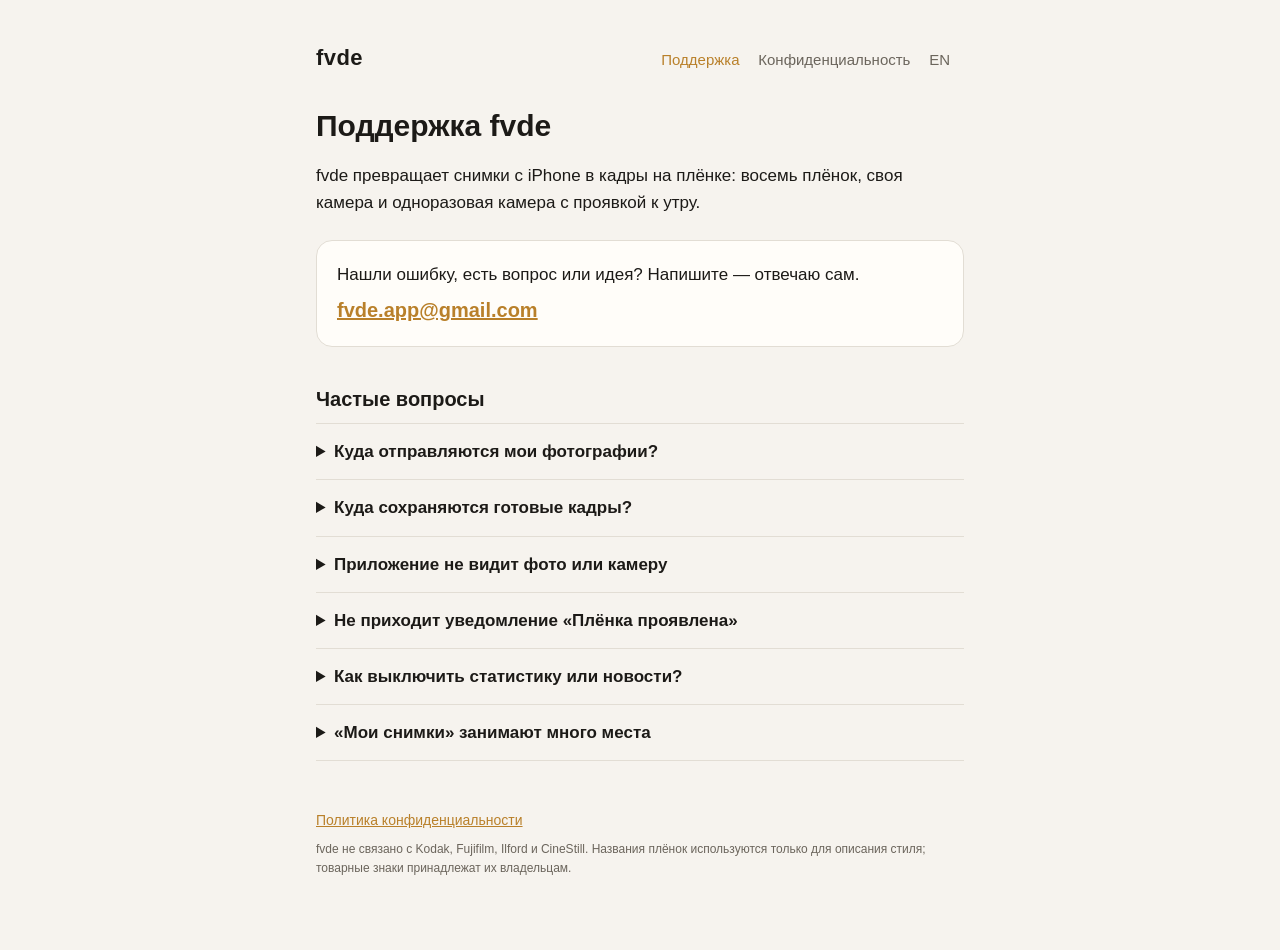
<file: index.html>
<!doctype html>
<html lang="ru">
  <head>
    <meta charset="utf-8" />
    <meta name="viewport" content="width=device-width, initial-scale=1" />
    <title>fvde — поддержка</title>
    <link rel="stylesheet" href="style.css" />
  </head>
  <body>
    <main>
      <header>
        <a class="logo" href="./">fvde</a>
        <nav>
          <a href="./" aria-current="page">Поддержка</a>
          <a href="privacy.html">Конфиденциальность</a>
          <a href="en/" lang="en">EN</a>
        </nav>
      </header>

      <h1>Поддержка fvde</h1>
      <p>fvde превращает снимки с iPhone в кадры на плёнке: восемь плёнок, своя камера и одноразовая камера с проявкой к утру.</p>

      <div class="card">
        <p style="margin: 0 0 6px">Нашли ошибку, есть вопрос или идея? Напишите — отвечаю сам.</p>
        <a class="mail" href="mailto:fvde.app@gmail.com">fvde.app@gmail.com</a>
      </div>

      <h2>Частые вопросы</h2>

      <details>
        <summary>Куда отправляются мои фотографии?</summary>
        <p>Никуда. Вся обработка идёт на телефоне, снимки не покидают устройство.</p>
      </details>

      <details>
        <summary>Куда сохраняются готовые кадры?</summary>
        <p>В «Фото» на телефоне. Если включено «Сохранять в альбом fvde», они будут ещё и в отдельном альбоме.</p>
      </details>

      <details>
        <summary>Приложение не видит фото или камеру</summary>
        <p>Откройте «Настройки iOS → fvde» и разрешите доступ к «Фото» и камере.</p>
      </details>

      <details>
        <summary>Не приходит уведомление «Плёнка проявлена»</summary>
        <p>Проверьте, что уведомления для fvde включены: «Настройки iOS → fvde → Уведомления».</p>
      </details>

      <details>
        <summary>Как выключить статистику или новости?</summary>
        <p>В fvde: «Настройки» → «Помогать улучшать fvde» или «Новости fvde».</p>
      </details>

      <details>
        <summary>«Мои снимки» занимают много места</summary>
        <p>
          В fvde: «Настройки → Очистить». Снимки, уже сохранённые в «Фото», и плёнки одноразовой камеры останутся.
        </p>
      </details>

      <footer>
        <p><a href="privacy.html">Политика конфиденциальности</a></p>
      <p class="disclaimer">fvde не связано с Kodak, Fujifilm, Ilford и CineStill. Названия плёнок используются только для описания стиля; товарные знаки принадлежат их владельцам.</p>
      </footer>
    </main>
  </body>
</html>
</file>
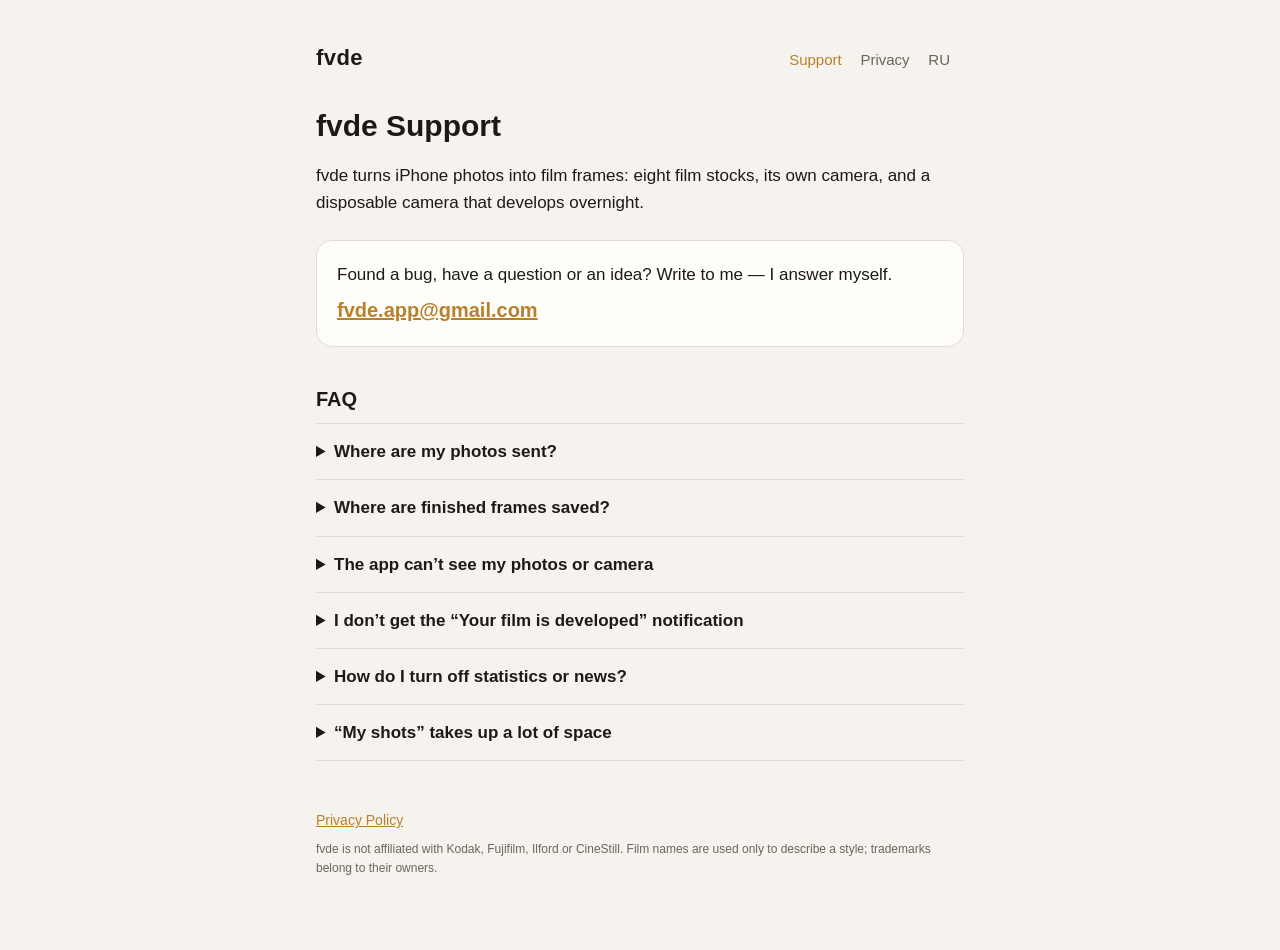
<file: en/index.html>
<!doctype html>
<html lang="en">
  <head>
    <meta charset="utf-8" />
    <meta name="viewport" content="width=device-width, initial-scale=1" />
    <title>fvde — Support</title>
    <link rel="stylesheet" href="../style.css" />
  </head>
  <body>
    <main>
      <header>
        <a class="logo" href="./">fvde</a>
        <nav>
          <a href="./" aria-current="page">Support</a>
          <a href="privacy.html">Privacy</a>
          <a href="../" lang="ru">RU</a>
        </nav>
      </header>

      <h1>fvde Support</h1>
      <p>fvde turns iPhone photos into film frames: eight film stocks, its own camera, and a disposable camera that develops overnight.</p>

      <div class="card">
        <p style="margin: 0 0 6px">Found a bug, have a question or an idea? Write to me — I answer myself.</p>
        <a class="mail" href="mailto:fvde.app@gmail.com">fvde.app@gmail.com</a>
      </div>

      <h2>FAQ</h2>

      <details>
        <summary>Where are my photos sent?</summary>
        <p>Nowhere. All processing happens on your phone; photos never leave the device.</p>
      </details>

      <details>
        <summary>Where are finished frames saved?</summary>
        <p>To Photos on your phone. With “Save to the fvde album” on, they also go into a separate album.</p>
      </details>

      <details>
        <summary>The app can’t see my photos or camera</summary>
        <p>Open iOS Settings → fvde and allow access to Photos and Camera.</p>
      </details>

      <details>
        <summary>I don’t get the “Your film is developed” notification</summary>
        <p>Make sure notifications are on for fvde: iOS Settings → fvde → Notifications.</p>
      </details>

      <details>
        <summary>How do I turn off statistics or news?</summary>
        <p>In fvde: Settings → “Help improve fvde” or “fvde news”.</p>
      </details>

      <details>
        <summary>“My shots” takes up a lot of space</summary>
        <p>In fvde: Settings → Clear. Shots already saved to Photos and disposable-camera rolls stay.</p>
      </details>

      <footer>
        <p><a href="privacy.html">Privacy Policy</a></p>
      <p class="disclaimer">fvde is not affiliated with Kodak, Fujifilm, Ilford or CineStill. Film names are used only to describe a style; trademarks belong to their owners.</p>
      </footer>
    </main>
  </body>
</html>
</file>
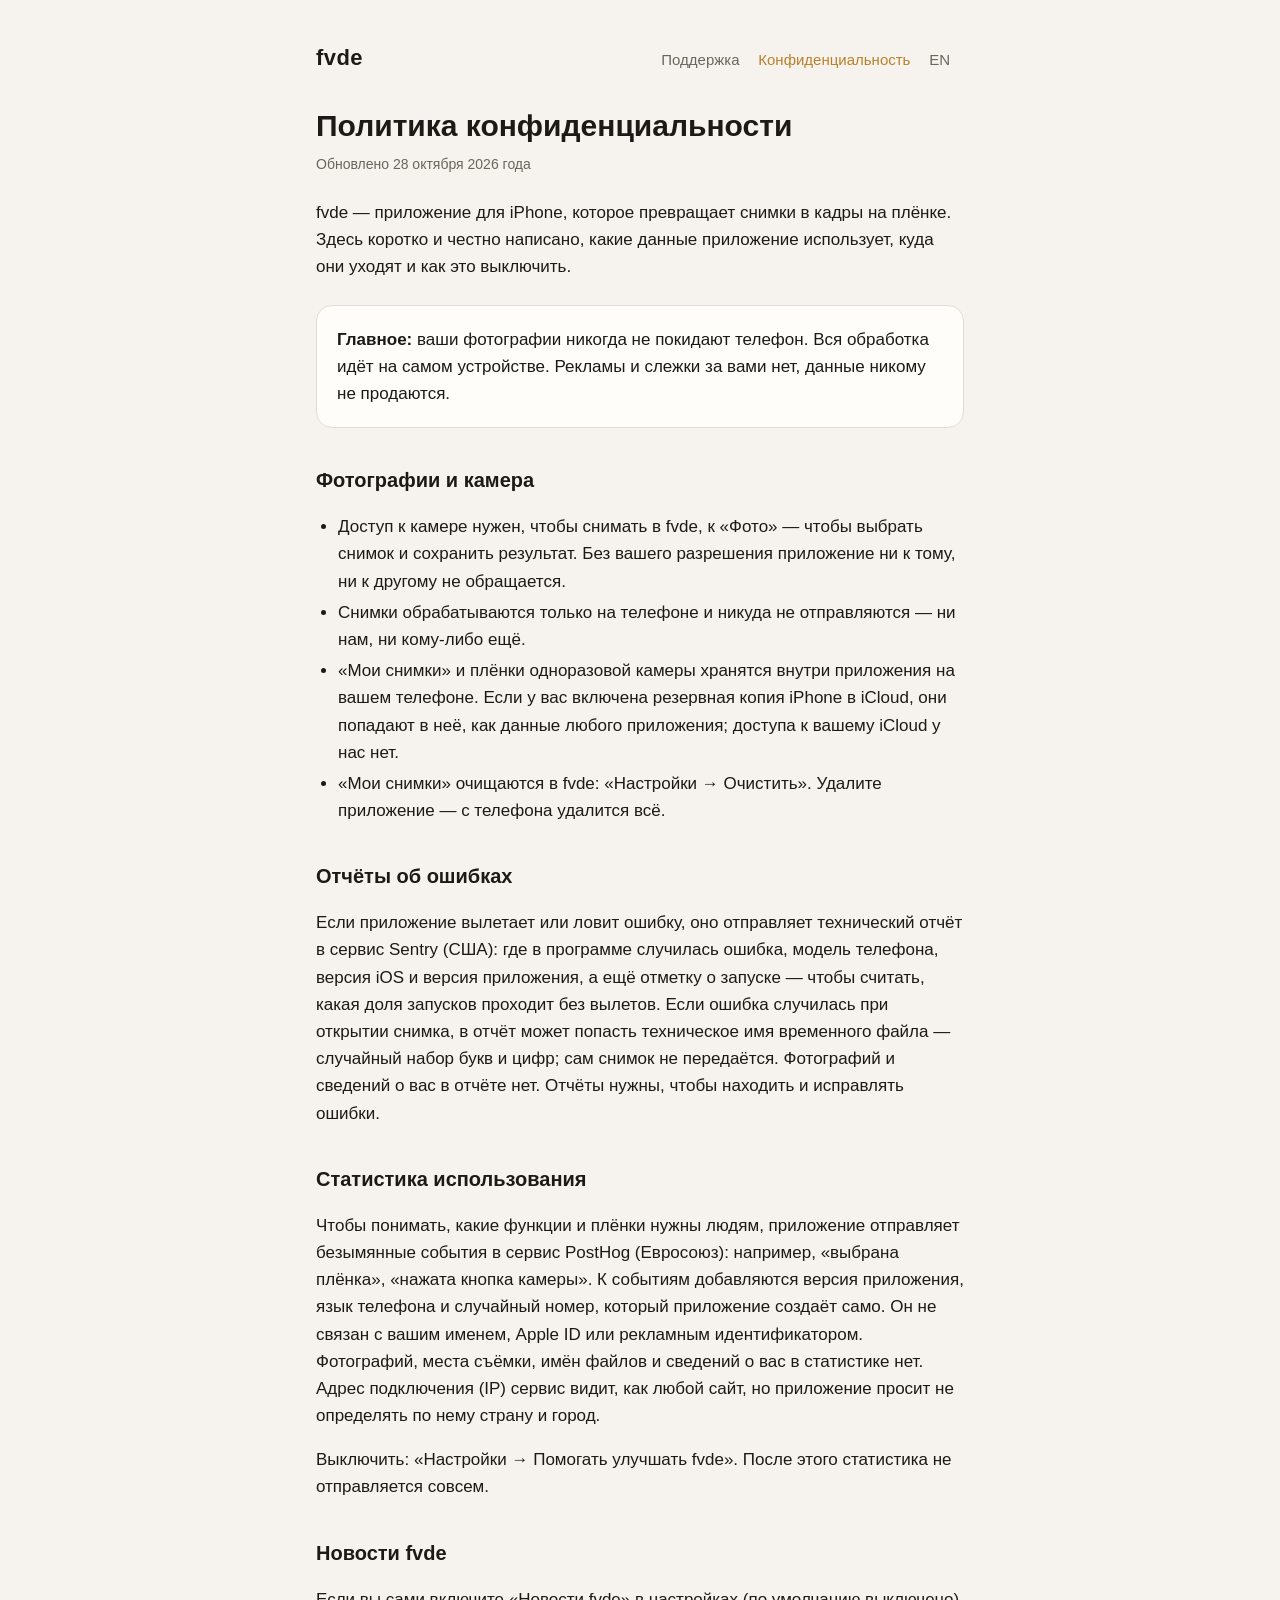
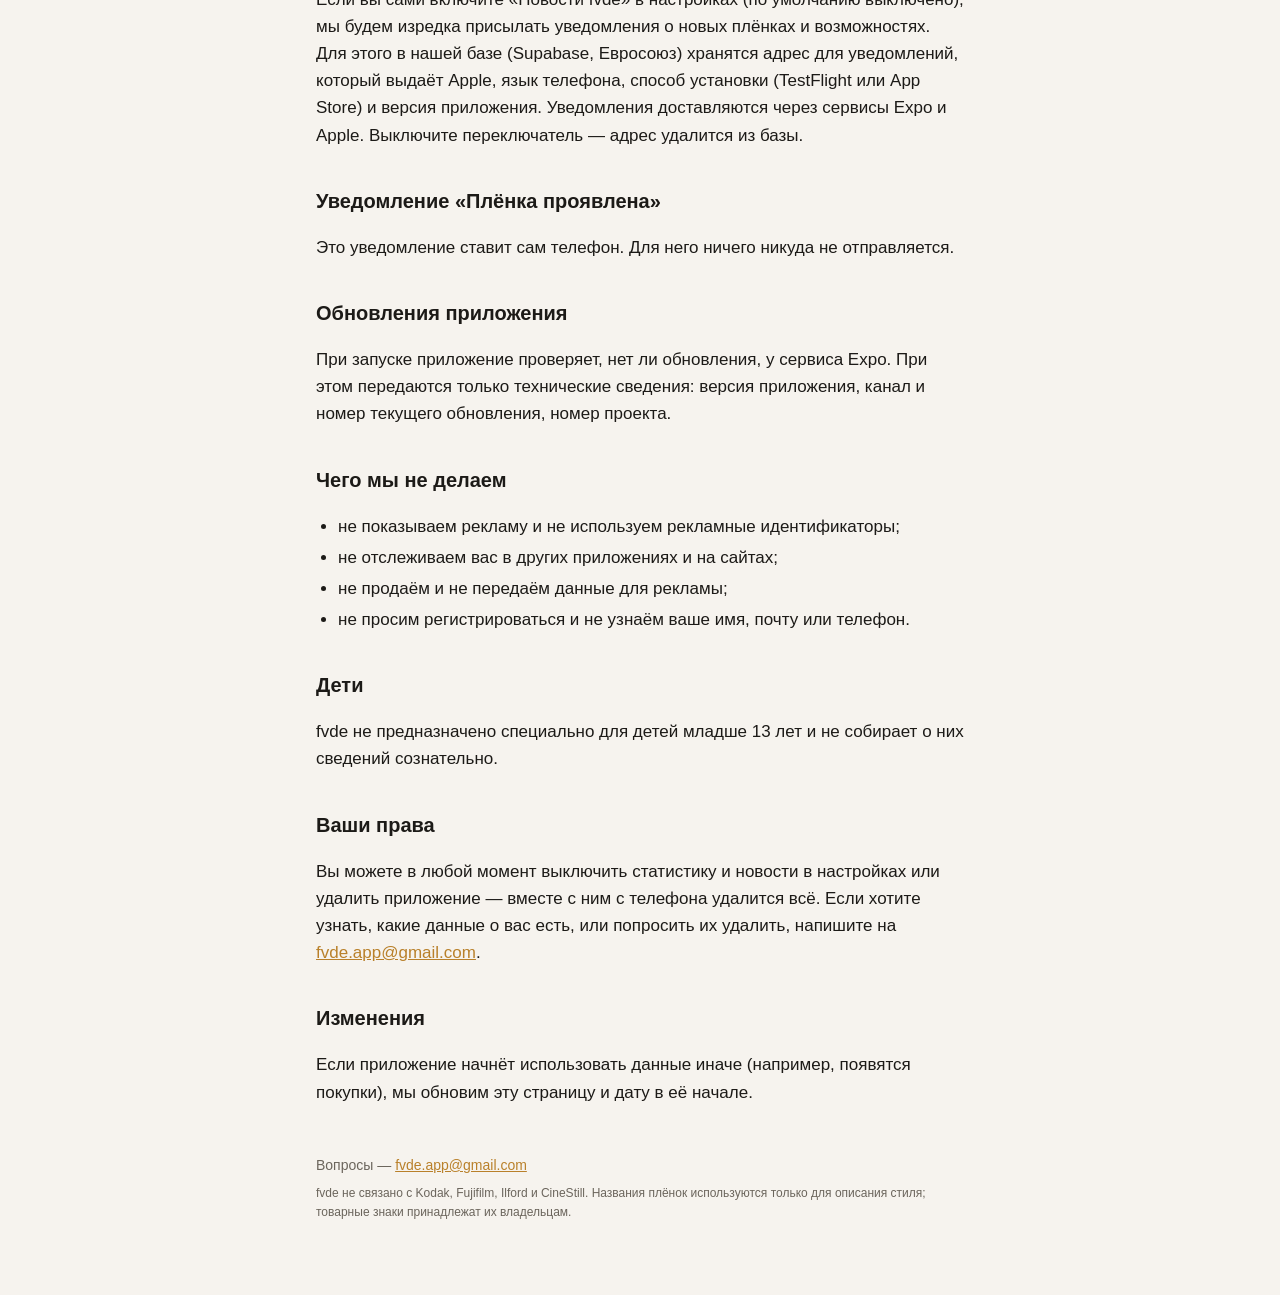
<file: privacy.html>
<!doctype html>
<html lang="ru">
  <head>
    <meta charset="utf-8" />
    <meta name="viewport" content="width=device-width, initial-scale=1" />
    <title>fvde — политика конфиденциальности</title>
    <link rel="stylesheet" href="style.css" />
  </head>
  <body>
    <main>
      <header>
        <a class="logo" href="./">fvde</a>
        <nav>
          <a href="./">Поддержка</a>
          <a href="privacy.html" aria-current="page">Конфиденциальность</a>
          <a href="en/privacy.html" lang="en">EN</a>
        </nav>
      </header>

      <h1>Политика конфиденциальности</h1>
      <p class="updated">Обновлено 28 октября 2026 года</p>

      <p>
        fvde — приложение для iPhone, которое превращает снимки в кадры на плёнке. Здесь коротко и честно написано, какие
        данные приложение использует, куда они уходят и как это выключить.
      </p>

      <div class="card">
        <strong>Главное:</strong> ваши фотографии никогда не покидают телефон. Вся обработка идёт на самом устройстве. Рекламы и
        слежки за вами нет, данные никому не продаются.
      </div>

      <h2>Фотографии и камера</h2>
      <ul>
        <li>
          Доступ к камере нужен, чтобы снимать в fvde, к «Фото» — чтобы выбрать снимок и сохранить результат. Без вашего
          разрешения приложение ни к тому, ни к другому не обращается.
        </li>
        <li>Снимки обрабатываются только на телефоне и никуда не отправляются — ни нам, ни кому-либо ещё.</li>
        <li>
          «Мои снимки» и плёнки одноразовой камеры хранятся внутри приложения на вашем телефоне. Если у вас включена резервная
          копия iPhone в iCloud, они попадают в неё, как данные любого приложения; доступа к вашему iCloud у нас нет.
        </li>
        <li>«Мои снимки» очищаются в fvde: «Настройки → Очистить». Удалите приложение — с телефона удалится всё.</li>
      </ul>

      <h2>Отчёты об ошибках</h2>
      <p>
        Если приложение вылетает или ловит ошибку, оно отправляет технический отчёт в сервис Sentry (США): где в программе
        случилась ошибка, модель телефона, версия iOS и версия приложения, а ещё отметку о запуске — чтобы считать, какая доля
        запусков проходит без вылетов. Если ошибка случилась при открытии снимка, в отчёт может попасть техническое имя
        временного файла — случайный набор букв и цифр; сам снимок не передаётся. Фотографий и сведений о вас в отчёте нет.
        Отчёты нужны, чтобы находить и исправлять ошибки.
      </p>

      <h2>Статистика использования</h2>
      <p>
        Чтобы понимать, какие функции и плёнки нужны людям, приложение отправляет безымянные события в сервис PostHog
        (Евросоюз): например, «выбрана плёнка», «нажата кнопка камеры». К событиям добавляются версия приложения, язык
        телефона и случайный номер, который приложение создаёт само. Он не связан с вашим именем, Apple ID или рекламным
        идентификатором. Фотографий, места съёмки, имён файлов и сведений о вас в статистике нет. Адрес подключения (IP)
        сервис видит, как любой сайт, но приложение просит не определять по нему страну и город.
      </p>
      <p>Выключить: «Настройки → Помогать улучшать fvde». После этого статистика не отправляется совсем.</p>

      <h2>Новости fvde</h2>
      <p>
        Если вы сами включите «Новости fvde» в настройках (по умолчанию выключено), мы будем изредка присылать уведомления о
        новых плёнках и возможностях. Для этого в нашей базе (Supabase, Евросоюз) хранятся адрес для уведомлений, который
        выдаёт Apple, язык телефона, способ установки (TestFlight или App Store) и версия приложения. Уведомления доставляются
        через сервисы Expo и Apple. Выключите переключатель — адрес удалится из базы.
      </p>

      <h2>Уведомление «Плёнка проявлена»</h2>
      <p>Это уведомление ставит сам телефон. Для него ничего никуда не отправляется.</p>

      <h2>Обновления приложения</h2>
      <p>
        При запуске приложение проверяет, нет ли обновления, у сервиса Expo. При этом передаются только технические сведения:
        версия приложения, канал и номер текущего обновления, номер проекта.
      </p>

      <h2>Чего мы не делаем</h2>
      <ul>
        <li>не показываем рекламу и не используем рекламные идентификаторы;</li>
        <li>не отслеживаем вас в других приложениях и на сайтах;</li>
        <li>не продаём и не передаём данные для рекламы;</li>
        <li>не просим регистрироваться и не узнаём ваше имя, почту или телефон.</li>
      </ul>

      <h2>Дети</h2>
      <p>fvde не предназначено специально для детей младше 13 лет и не собирает о них сведений сознательно.</p>

      <h2>Ваши права</h2>
      <p>
        Вы можете в любой момент выключить статистику и новости в настройках или удалить приложение — вместе с ним с телефона
        удалится всё. Если хотите узнать, какие данные о вас есть, или попросить их удалить, напишите на
        <a href="mailto:fvde.app@gmail.com">fvde.app@gmail.com</a>.
      </p>

      <h2>Изменения</h2>
      <p>
        Если приложение начнёт использовать данные иначе (например, появятся покупки), мы обновим эту страницу и дату в её
        начале.
      </p>

      <footer>
        <p>Вопросы — <a href="mailto:fvde.app@gmail.com">fvde.app@gmail.com</a></p>
      <p class="disclaimer">fvde не связано с Kodak, Fujifilm, Ilford и CineStill. Названия плёнок используются только для описания стиля; товарные знаки принадлежат их владельцам.</p>
      </footer>
    </main>
  </body>
</html>
</file>
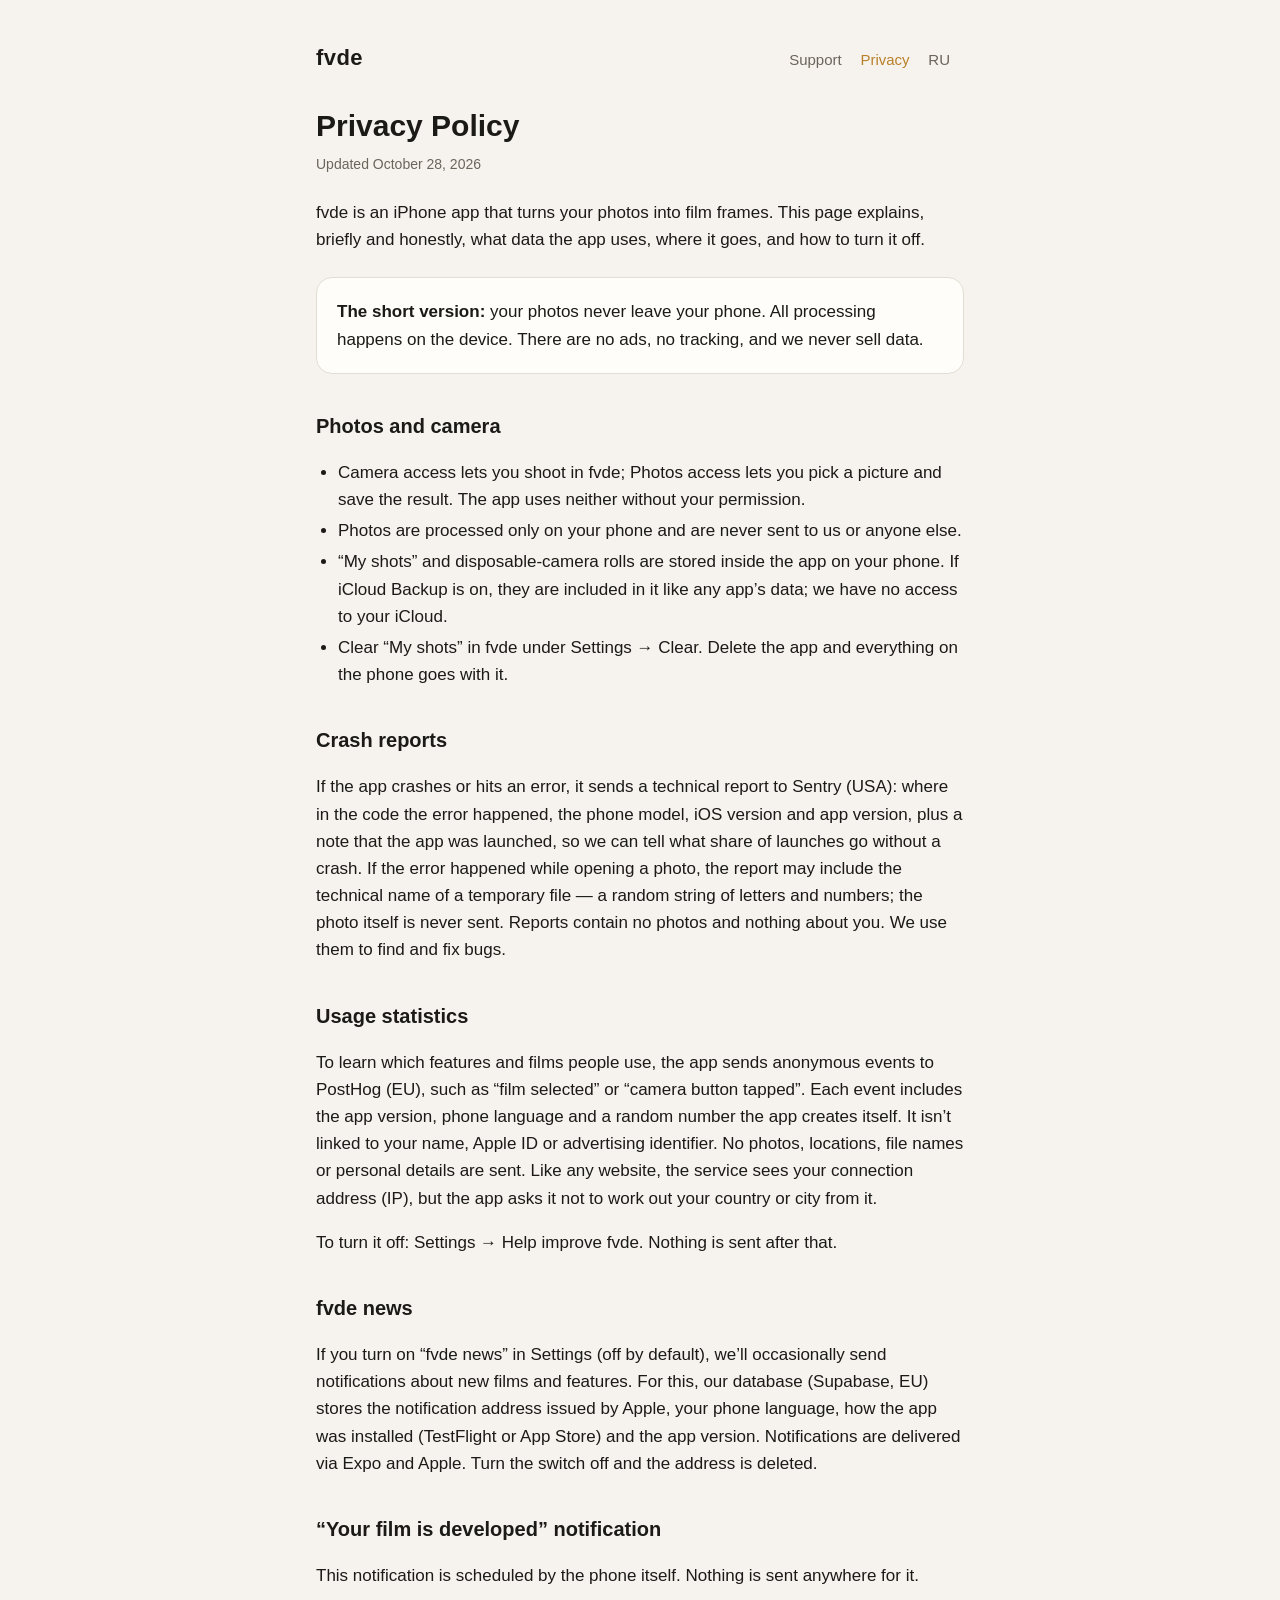
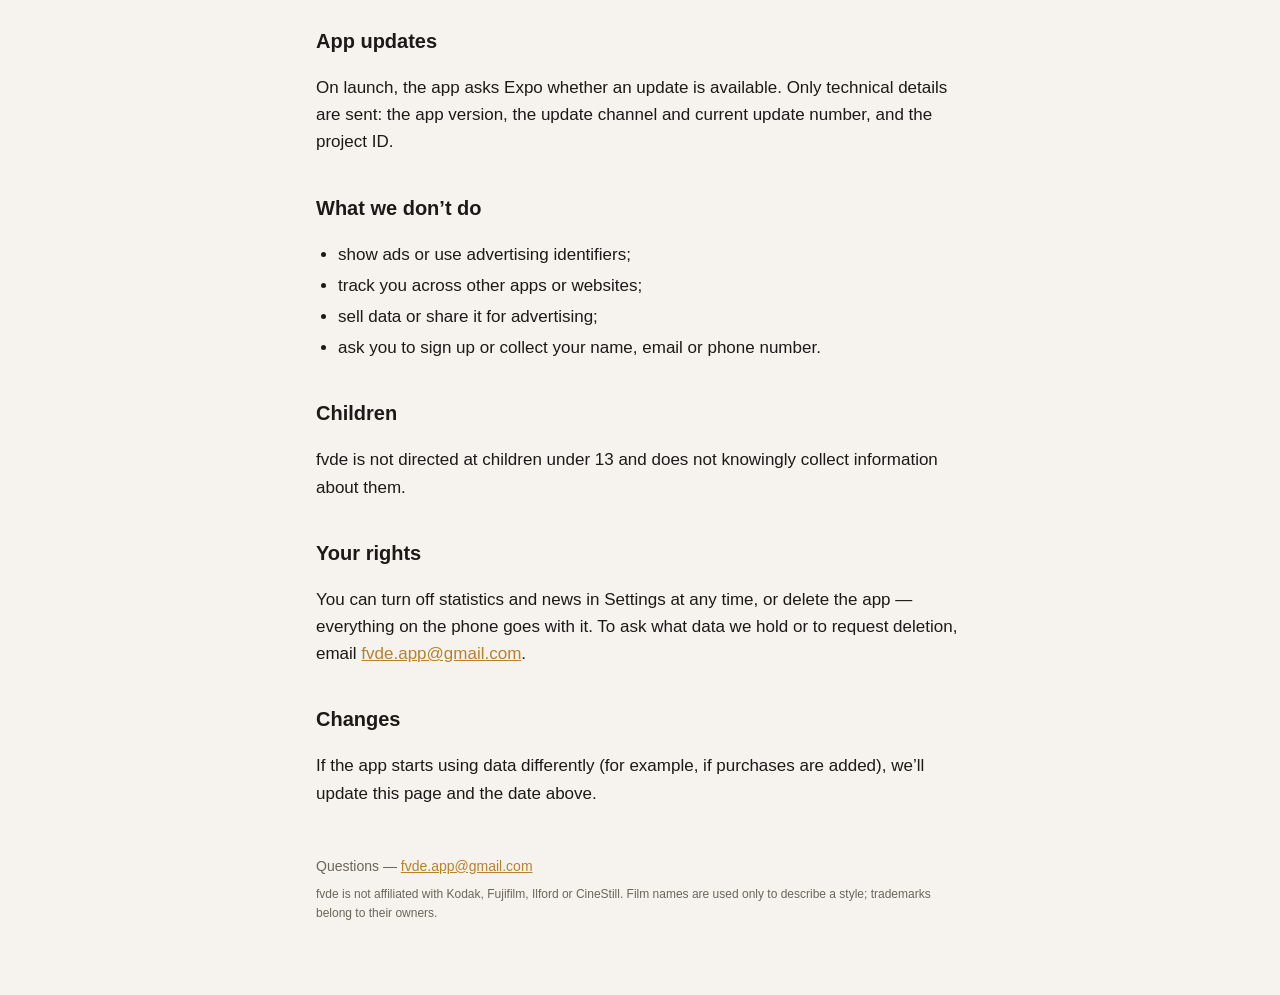
<file: en/privacy.html>
<!doctype html>
<html lang="en">
  <head>
    <meta charset="utf-8" />
    <meta name="viewport" content="width=device-width, initial-scale=1" />
    <title>fvde — Privacy Policy</title>
    <link rel="stylesheet" href="../style.css" />
  </head>
  <body>
    <main>
      <header>
        <a class="logo" href="./">fvde</a>
        <nav>
          <a href="./">Support</a>
          <a href="privacy.html" aria-current="page">Privacy</a>
          <a href="../privacy.html" lang="ru">RU</a>
        </nav>
      </header>

      <h1>Privacy Policy</h1>
      <p class="updated">Updated October 28, 2026</p>

      <p>
        fvde is an iPhone app that turns your photos into film frames. This page explains, briefly and honestly, what data
        the app uses, where it goes, and how to turn it off.
      </p>

      <div class="card">
        <strong>The short version:</strong> your photos never leave your phone. All processing happens on the device. There are
        no ads, no tracking, and we never sell data.
      </div>

      <h2>Photos and camera</h2>
      <ul>
        <li>
          Camera access lets you shoot in fvde; Photos access lets you pick a picture and save the result. The app uses neither
          without your permission.
        </li>
        <li>Photos are processed only on your phone and are never sent to us or anyone else.</li>
        <li>
          “My shots” and disposable-camera rolls are stored inside the app on your phone. If iCloud Backup is on, they are
          included in it like any app’s data; we have no access to your iCloud.
        </li>
        <li>Clear “My shots” in fvde under Settings → Clear. Delete the app and everything on the phone goes with it.</li>
      </ul>

      <h2>Crash reports</h2>
      <p>
        If the app crashes or hits an error, it sends a technical report to Sentry (USA): where in the code the error
        happened, the phone model, iOS version and app version, plus a note that the app was launched, so we can tell what share
        of launches go without a crash. If the error happened while opening a photo, the report may include the technical name
        of a temporary file — a random string of letters and numbers; the photo itself is never sent. Reports contain no photos
        and nothing about you. We use them to find and fix bugs.
      </p>

      <h2>Usage statistics</h2>
      <p>
        To learn which features and films people use, the app sends anonymous events to PostHog (EU), such as “film
        selected” or “camera button tapped”. Each event includes the app version, phone language and a random number the app
        creates itself. It isn’t linked to your name, Apple ID or advertising identifier. No photos, locations, file names or
        personal details are sent. Like any website, the service sees your connection address (IP), but the app asks it not to
        work out your country or city from it.
      </p>
      <p>To turn it off: Settings → Help improve fvde. Nothing is sent after that.</p>

      <h2>fvde news</h2>
      <p>
        If you turn on “fvde news” in Settings (off by default), we’ll occasionally send notifications about new films and
        features. For this, our database (Supabase, EU) stores the notification address issued by Apple, your phone language,
        how the app was installed (TestFlight or App Store) and the app version. Notifications are delivered via Expo and
        Apple. Turn the switch off and the address is deleted.
      </p>

      <h2>“Your film is developed” notification</h2>
      <p>This notification is scheduled by the phone itself. Nothing is sent anywhere for it.</p>

      <h2>App updates</h2>
      <p>
        On launch, the app asks Expo whether an update is available. Only technical details are sent: the app version, the
        update channel and current update number, and the project ID.
      </p>

      <h2>What we don’t do</h2>
      <ul>
        <li>show ads or use advertising identifiers;</li>
        <li>track you across other apps or websites;</li>
        <li>sell data or share it for advertising;</li>
        <li>ask you to sign up or collect your name, email or phone number.</li>
      </ul>

      <h2>Children</h2>
      <p>fvde is not directed at children under 13 and does not knowingly collect information about them.</p>

      <h2>Your rights</h2>
      <p>
        You can turn off statistics and news in Settings at any time, or delete the app — everything on the phone goes with
        it. To ask what data we hold or to request deletion, email
        <a href="mailto:fvde.app@gmail.com">fvde.app@gmail.com</a>.
      </p>

      <h2>Changes</h2>
      <p>If the app starts using data differently (for example, if purchases are added), we’ll update this page and the date above.</p>

      <footer>
        <p>Questions — <a href="mailto:fvde.app@gmail.com">fvde.app@gmail.com</a></p>
      <p class="disclaimer">fvde is not affiliated with Kodak, Fujifilm, Ilford or CineStill. Film names are used only to describe a style; trademarks belong to their owners.</p>
      </footer>
    </main>
  </body>
</html>
</file>
<file: style.css>
:root {
  --bg: #f6f3ee;
  --text: #1c1a17;
  --muted: #6b655c;
  --line: #e2ddd4;
  --accent: #b9802a;
  --card: #fffdf9;
}
@media (prefers-color-scheme: dark) {
  :root {
    --bg: #0e0d0c;
    --text: #ece7df;
    --muted: #9a9389;
    --line: #2a2723;
    --accent: #e3a84a;
    --card: #161412;
  }
}
* {
  box-sizing: border-box;
}
html {
  -webkit-text-size-adjust: 100%;
}
body {
  margin: 0;
  background: var(--bg);
  color: var(--text);
  font: 17px/1.6 -apple-system, BlinkMacSystemFont, 'Segoe UI', Roboto, 'Helvetica Neue', Arial, sans-serif;
}
main {
  max-width: 680px;
  margin: 0 auto;
  padding: 40px 16px 64px;
}
header {
  display: flex;
  align-items: baseline;
  justify-content: space-between;
  flex-wrap: wrap;
  gap: 8px 16px;
  margin-bottom: 32px;
}
.logo {
  font-weight: 700;
  font-size: 22px;
  letter-spacing: 0.02em;
  color: var(--text);
  text-decoration: none;
}
nav a {
  color: var(--muted);
  text-decoration: none;
  margin-right: 14px;
  font-size: 15px;
}
nav a:hover,
nav a[aria-current] {
  color: var(--accent);
}
h1 {
  font-size: 30px;
  line-height: 1.25;
  margin: 0 0 8px;
}
h2 {
  font-size: 20px;
  margin: 36px 0 8px;
}
.updated {
  color: var(--muted);
  font-size: 14px;
  margin: 0 0 24px;
}
a {
  color: var(--accent);
}
ul {
  padding-left: 22px;
}
li {
  margin: 4px 0;
}
.card {
  background: var(--card);
  border: 1px solid var(--line);
  border-radius: 16px;
  padding: 20px;
  margin: 24px 0;
}
.mail {
  font-size: 20px;
  font-weight: 600;
  word-break: break-all;
}
details {
  border-top: 1px solid var(--line);
  padding: 14px 0;
}
details:last-of-type {
  border-bottom: 1px solid var(--line);
}
summary {
  cursor: pointer;
  font-weight: 600;
}
details p {
  margin: 8px 0 0;
  color: var(--muted);
}
footer {
  margin-top: 48px;
  color: var(--muted);
  font-size: 14px;
}
footer p {
  margin: 0 0 8px;
}
.disclaimer {
  font-size: 12px;
}
</file>
